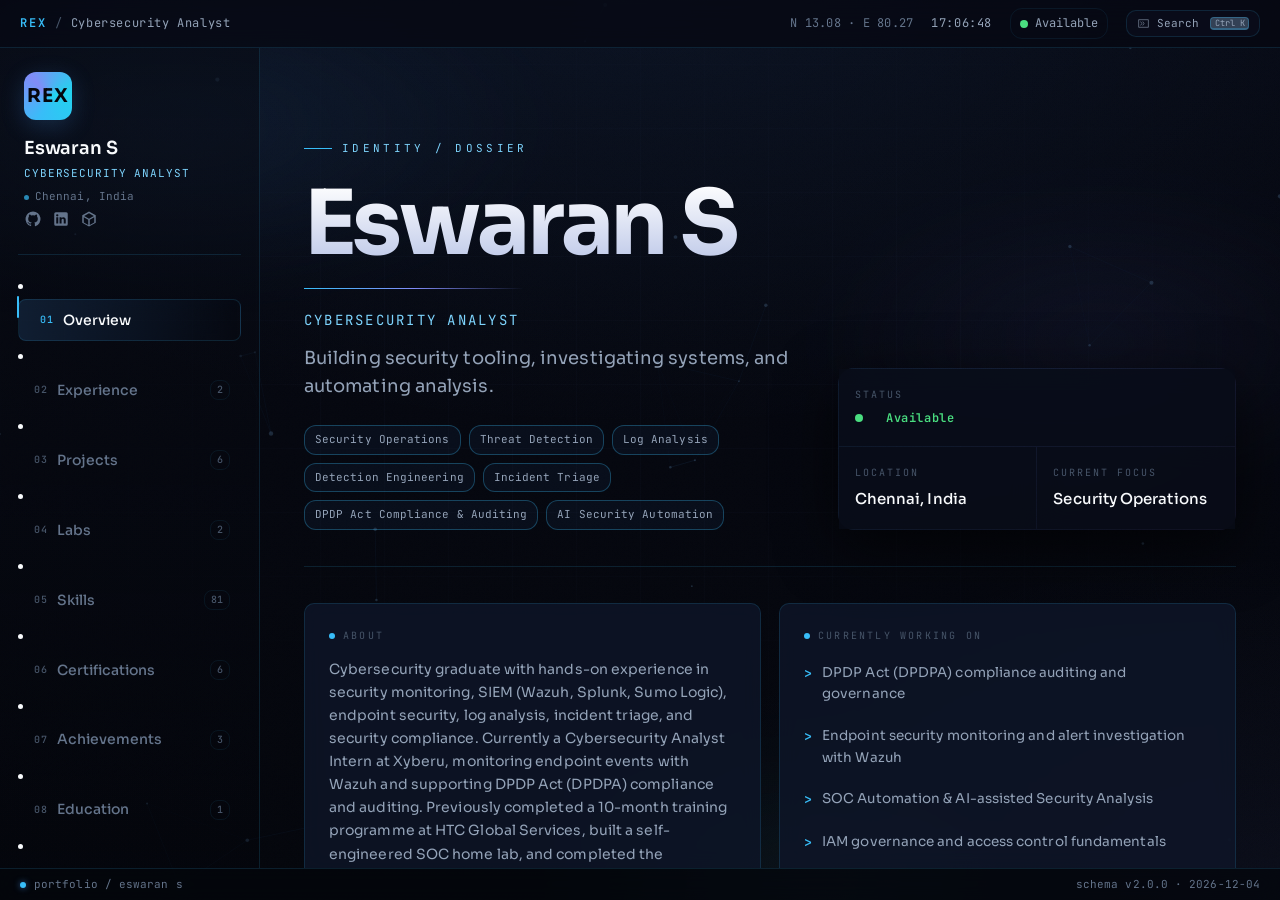
<file: index.html>
<!DOCTYPE html>
<html lang="en" data-theme="dark">
<head>
    <meta charset="UTF-8">
    <meta name="viewport" content="width=device-width, initial-scale=1">
    <meta name="color-scheme" content="dark">
    <title>Loading workspace&hellip;</title>
    <meta name="description" content="Cybersecurity portfolio workspace.">
    <meta name="author" content="">
    <meta name="robots" content="index, follow">

    <meta property="og:type" content="website">
    <meta property="og:title" content="Cybersecurity Portfolio">
    <meta property="og:description" content="Cybersecurity portfolio workspace.">

    <meta name="theme-color" content="#05070d">

    <link rel="preconnect" href="https://fonts.googleapis.com">
    <link rel="preconnect" href="https://fonts.gstatic.com" crossorigin>
    <link href="https://fonts.googleapis.com/css2?family=Sora:wght@300;400;500;600;700&family=JetBrains+Mono:wght@400;500;600&display=swap" rel="stylesheet">

    <link rel="stylesheet" href="css/style.css">
</head>
<body>
    <!-- Atmospheric background layers -->
    <div class="atmosphere" aria-hidden="true">
        <div class="atmosphere__base"></div>
        <div class="atmosphere__aurora"></div>
        <div class="atmosphere__grid"></div>
        <canvas class="atmosphere__canvas" id="bgCanvas"></canvas>
        <div class="atmosphere__pointer" aria-hidden="true"></div>
        <div class="atmosphere__noise" aria-hidden="true"></div>
    </div>

    <!-- Initialization sequence -->
    <div class="boot" id="boot" aria-hidden="true">
        <div class="boot__inner">
            <div class="boot__mark" id="bootMark"></div>
            <div class="boot__title">Initializing workspace</div>
            <div class="boot__status" id="bootStatus">Initializing workspace</div>
            <div class="boot__bar"><span class="boot__bar-fill" id="bootBar"></span></div>
        </div>
    </div>

    <!-- Critical error state -->
    <noscript>
        <div class="nojs">
            <div class="nojs__inner">
                <h1>JavaScript required</h1>
                <p>This portfolio workspace needs JavaScript to render. Please enable it to continue.</p>
            </div>
        </div>
    </noscript>

    <div class="error-state" id="errorState" hidden>
        <div class="error-state__inner">
            <div class="error-state__mark">!</div>
            <h1>Portfolio data could not be loaded</h1>
            <p>Check that <code>data.json</code> exists and the website is being served through HTTP/HTTPS.</p>
            <p class="error-state__hint">Tip: run <code>python -m http.server 8000</code> in this folder, then open <code>http://localhost:8000</code>.</p>
            <p class="error-state__detail" id="errorDetail"></p>
        </div>
    </div>

    <!-- Application shell -->
    <div class="app" id="app" hidden>
        <!-- Top status bar -->
        <header class="topbar">
            <div class="topbar__brand">
                <span class="topbar__brand-mark" id="brandMark">SYSTEM</span>
                <span class="topbar__brand-sep">/</span>
                <span class="topbar__brand-name" id="brandName">Security Workspace</span>
            </div>
            <div class="topbar__meta">
                <span class="topbar__coord" id="topCoord">N 13.08 &middot; E 80.27</span>
                <span class="topbar__clock" id="topClock" aria-live="off" aria-atomic="true">--:--:--</span>
                <button type="button" class="topbar__status" id="topStatus" aria-label="Open status detail">
                    <span class="status-dot" data-status="open" aria-hidden="true"></span>
                    <span class="topbar__status-label" id="topStatusLabel">Available</span>
                </button>
                <button type="button" class="topbar__cmd" id="cmdTrigger" aria-label="Open command palette (Ctrl+K)" title="Command palette (Ctrl+K)">
                    <svg viewBox="0 0 24 24" aria-hidden="true" width="14" height="14"><path d="M3 5h18v14H3z" fill="none" stroke="currentColor" stroke-width="1.5"/><path d="M7 9l2 3-2 3M11 9l2 3-2 3" fill="none" stroke="currentColor" stroke-width="1.5" stroke-linecap="round" stroke-linejoin="round"/></svg>
                    <span>Search</span>
                    <kbd>Ctrl K</kbd>
                </button>
            </div>
            <div class="scroll-progress" id="scrollProgress" aria-hidden="true"></div>
        </header>

        <div class="layout">
            <!-- Sidebar navigation -->
            <aside class="nav" id="nav" aria-label="Workspace navigation">
                <div class="nav__identity" id="navIdentity">
                    <!-- Filled by JS -->
                </div>
                <nav class="nav__list" id="navList" aria-orientation="vertical">
                    <!-- Filled by JS -->
                </nav>
                <div class="nav__footer">
                    <div class="nav__status-panel" id="navStatus"></div>
                    <div class="nav__links" id="navLinks"></div>
                </div>
            </aside>

            <!-- Main workspace -->
            <main class="workspace" id="workspace" tabindex="-1">
                <a href="#workspace" class="skip-link">Skip to content</a>

                <!-- Overview / Hero -->
                <section class="view" id="view-overview" data-section="overview" aria-labelledby="overviewHeading">
                    <div class="view__hero" id="hero">
                        <!-- Filled by JS -->
                    </div>
                    <div class="view__panels" id="overviewPanels">
                        <!-- Filled by JS -->
                    </div>
                </section>

                <!-- Experience -->
                <section class="view" id="view-experience" data-section="experience" hidden aria-labelledby="experienceHeading">
                    <header class="view__head">
                        <span class="view__eyebrow">SECTION / 02</span>
                        <h2 class="view__title" id="experienceHeading">Experience</h2>
                        <p class="view__sub" id="experienceSub"></p>
                    </header>
                    <div class="timeline" id="experienceTimeline" role="list">
                        <!-- Filled by JS -->
                    </div>
                </section>

                <!-- Projects -->
                <section class="view" id="view-projects" data-section="projects" hidden aria-labelledby="projectsHeading">
                    <header class="view__head">
                        <span class="view__eyebrow">SECTION / 03</span>
                        <h2 class="view__title" id="projectsHeading">Projects</h2>
                        <p class="view__sub" id="projectsSub"></p>
                    </header>
                    <div class="filters" id="projectFilters" role="tablist" aria-label="Filter projects by domain"></div>
                    <div class="case-grid" id="projectsGrid">
                        <!-- Filled by JS -->
                    </div>
                </section>

                <!-- Labs -->
                <section class="view" id="view-labs" data-section="labs" hidden aria-labelledby="labsHeading">
                    <header class="view__head">
                        <span class="view__eyebrow">SECTION / 04</span>
                        <h2 class="view__title" id="labsHeading">Security Labs</h2>
                        <p class="view__sub" id="labsSub"></p>
                    </header>
                    <div class="lab-grid" id="labsGrid"></div>
                </section>

                <!-- Skills -->
                <section class="view" id="view-skills" data-section="skills" hidden aria-labelledby="skillsHeading">
                    <header class="view__head">
                        <span class="view__eyebrow">SECTION / 05</span>
                        <h2 class="view__title" id="skillsHeading">Skills</h2>
                        <p class="view__sub" id="skillsSub"></p>
                    </header>
                    <div class="skill-search-wrap">
                        <input type="search" class="skill-search" id="skillSearch" placeholder="Filter skills&hellip;" aria-label="Filter skills" autocomplete="off">
                        <span class="skill-search-count" id="skillSearchCount" hidden></span>
                        <button type="button" class="skill-search-clear" id="skillSearchClear" hidden aria-label="Clear skill search">&times;</button>
                    </div>
                    <div class="skill-empty-state" id="skillEmptyState" hidden>
                        <p>No skills matching <span id="skillEmptyQuery"></span></p>
                    </div>
                    <div class="skill-groups" id="skillGroups"></div>
                </section>

                <!-- Certifications -->
                <section class="view" id="view-certifications" data-section="certifications" hidden aria-labelledby="certsHeading">
                    <header class="view__head">
                        <span class="view__eyebrow">SECTION / 06</span>
                        <h2 class="view__title" id="certsHeading">Certifications</h2>
                        <p class="view__sub" id="certsSub"></p>
                    </header>
                    <div class="cert-list" id="certsList"></div>
                </section>

                <!-- Achievements -->
                <section class="view" id="view-achievements" data-section="achievements" hidden aria-labelledby="achHeading">
                    <header class="view__head">
                        <span class="view__eyebrow">SECTION / 07</span>
                        <h2 class="view__title" id="achHeading">Achievements</h2>
                        <p class="view__sub" id="achSub"></p>
                    </header>
                    <div class="ach-grid" id="achievementsGrid"></div>
                </section>

                <!-- Education -->
                <section class="view" id="view-education" data-section="education" hidden aria-labelledby="eduHeading">
                    <header class="view__head">
                        <span class="view__eyebrow">SECTION / 08</span>
                        <h2 class="view__title" id="eduHeading">Education</h2>
                        <p class="view__sub" id="eduSub"></p>
                    </header>
                    <div class="edu-list" id="educationList"></div>
                </section>

                <!-- Documents -->
                <section class="view" id="view-documents" data-section="documents" hidden aria-labelledby="docsHeading">
                    <header class="view__head">
                        <span class="view__eyebrow">SECTION / 09</span>
                        <h2 class="view__title" id="docsHeading">Documents</h2>
                        <p class="view__sub" id="docsSub"></p>
                    </header>
                    <div class="doc-list" id="documentsList"></div>
                </section>

                <!-- Contact -->
                <section class="view" id="view-contact" data-section="contact" hidden aria-labelledby="contactHeading">
                    <header class="view__head">
                        <span class="view__eyebrow">SECTION / 10</span>
                        <h2 class="view__title" id="contactHeading">Contact</h2>
                        <p class="view__sub" id="contactSub"></p>
                    </header>
                    <div class="contact-panel" id="contactPanel"></div>
                </section>
            </main>
        </div>

        <button type="button" class="back-to-top" id="backToTop" hidden aria-label="Back to top" title="Back to top">
            <svg viewBox="0 0 24 24" aria-hidden="true" width="16" height="16"><path d="M12 19V5M5 12l7-7 7 7" fill="none" stroke="currentColor" stroke-width="2" stroke-linecap="round" stroke-linejoin="round"/></svg>
            <span>TOP</span>
        </button>

        <footer class="bottombar">
            <span class="bottombar__left" id="bottomLeft">portfolio / static build</span>
            <span class="bottombar__right" id="bottomRight">v1.0</span>
        </footer>
    </div>

    <!-- Command palette -->
    <div class="palette" id="palette" hidden role="dialog" aria-modal="true" aria-label="Command palette">
        <div class="palette__backdrop" data-palette-close></div>
        <div class="palette__panel" role="combobox" aria-expanded="true" aria-haspopup="listbox" aria-owns="paletteResults">
            <div class="palette__input-row">
                <svg class="palette__icon" viewBox="0 0 24 24" aria-hidden="true" width="18" height="18"><circle cx="11" cy="11" r="7" fill="none" stroke="currentColor" stroke-width="1.6"/><path d="M16.5 16.5L21 21" stroke="currentColor" stroke-width="1.6" stroke-linecap="round"/></svg>
                <input type="text" class="palette__input" id="paletteInput" placeholder="Search projects, skills, certificates&hellip;" autocomplete="off" spellcheck="false" aria-controls="paletteResults" aria-autocomplete="list">
                <kbd class="palette__esc">Esc</kbd>
            </div>
            <ul class="palette__results" id="paletteResults" role="listbox" aria-label="Search results"></ul>
            <div class="palette__hint" aria-hidden="true">
                <span><kbd>&uarr;</kbd> <kbd>&darr;</kbd> navigate</span>
                <span><kbd>Enter</kbd> open</span>
                <span><kbd>Esc</kbd> dismiss</span>
            </div>
        </div>
    </div>

    <!-- Project detail modal -->
    <div class="modal" id="modalProject" hidden role="dialog" aria-modal="true" aria-labelledby="modalProjectTitle">
        <div class="modal__backdrop" data-modal-close></div>
        <div class="modal__panel" id="modalProjectPanel" role="document">
            <button type="button" class="modal__close" data-modal-close aria-label="Close project detail">
                <svg viewBox="0 0 24 24" aria-hidden="true" width="18" height="18"><path d="M6 6l12 12M18 6L6 18" stroke="currentColor" stroke-width="1.8" stroke-linecap="round"/></svg>
            </button>
            <div class="modal__content" id="modalProjectContent">
                <!-- Filled by JS -->
            </div>
        </div>
    </div>

    <!-- Media viewer -->
    <div class="media-viewer" id="mediaViewer" hidden role="dialog" aria-modal="true" aria-labelledby="mediaViewerCaption">
        <div class="media-viewer__backdrop" data-media-close></div>
        <div class="media-viewer__stage" id="mediaStage">
            <button type="button" class="media-viewer__close" data-media-close aria-label="Close media viewer">
                <svg viewBox="0 0 24 24" aria-hidden="true" width="20" height="20"><path d="M6 6l12 12M18 6L6 18" stroke="currentColor" stroke-width="1.8" stroke-linecap="round"/></svg>
            </button>
            <div class="media-viewer__body" id="mediaBody">
                <!-- Filled by JS -->
            </div>
            <div class="media-viewer__caption" id="mediaViewerCaption"></div>
        </div>
    </div>

    <!-- Toast notifications -->
    <div class="toasts" id="toasts" aria-live="polite" aria-atomic="true"></div>

    <script src="js/components.js" defer></script>
    <script src="js/app.js" defer></script>
</body>
</html>
</file>
<file: css/style.css>
/* =========================================================
   1. RESET
   ========================================================= */
*,
*::before,
*::after { box-sizing: border-box; }

/* [hidden] attribute must beat any class that sets display */
[hidden] { display: none !important; }

html {
  -webkit-text-size-adjust: 100%;
  -webkit-tap-highlight-color: transparent;
  scroll-behavior: smooth;
}

body, h1, h2, h3, h4, h5, h6, p, figure, blockquote, dl, dd, ul, ol {
  margin: 0;
}

ul[role="list"], ol[role="list"] { list-style: none; padding: 0; }
ul, ol { padding: 0; list-style: none; }

img, picture, svg, video, canvas { display: block; max-width: 100%; }

input, button, textarea, select { font: inherit; color: inherit; }

button { cursor: pointer; background: none; border: none; }

a { color: inherit; text-decoration: none; }

hr { border: none; height: 1px; }

:focus-visible {
  outline: 2px solid var(--accent-ring);
  outline-offset: 2px;
  border-radius: 3px;
}

/* =========================================================
   2. VARIABLES & HALLMARK ATMOSPHERIC MIDNIGHT THEME
   ========================================================= */
/* Hallmark · genre: atmospheric · macrostructure: Workbench · theme: Midnight · nav: N5 · footer: Ft5 */
:root {
  /* Canvas & Atmospheric Paper - Cool dark blue-tinted paper */
  --bg-primary: #080d1a;
  --bg-secondary: #0f172a;
  --surface: #1e293b;
  --surface-raised: #334155;
  --surface-glass: rgba(15, 23, 42, 0.78);
  --border: rgba(56, 189, 248, 0.14);
  --border-strong: rgba(56, 189, 248, 0.30);
  --border-soft: rgba(56, 189, 248, 0.08);

  /* Typography Colors */
  --text-primary: #f8fafc;
  --text-secondary: #94a3b8;
  --text-tertiary: #64748b;
  --text-faint: #475569;

  /* Accents - Cool Electric Cyan & Icy Slate */
  --accent: #38bdf8;
  --accent-ice: #7dd3fc;
  --accent-cyan: #22d3ee;
  --accent-violet: #818cf8;
  --accent-indigo: #6366f1;
  --accent-ring: rgba(56, 189, 248, 0.55);

  /* Semantic Signals */
  --success: #4ade80;
  --warning: #fbbf24;
  --danger: #f87171;

  /* Signal Badges */
  --signal-open: #4ade80;
  --signal-active: #38bdf8;
  --signal-idle: #fbbf24;

  /* Typography */
  --font-sans: "Sora", system-ui, -apple-system, sans-serif;
  --font-mono: "JetBrains Mono", monospace;

  /* Layout Sizing & Radius */
  --nav-width: 260px;
  --topbar-height: 48px;
  --bottombar-height: 32px;
  --radius: 10px;
  --radius-sm: 6px;
  --radius-lg: 16px;

  /* Depth & Atmospheric Glow */
  --shadow-soft: 0 4px 24px rgba(0, 0, 0, 0.45);
  --shadow-deep: 0 16px 60px rgba(0, 0, 0, 0.65);
  --glow-accent: 0 0 32px rgba(56, 189, 248, 0.25);

  /* Motion */
  --ease-out: cubic-bezier(0.16, 1, 0.3, 1);
  --ease-in-out: cubic-bezier(0.65, 0, 0.35, 1);
  --duration-fast: 120ms;
  --duration-mid: 280ms;
  --duration-slow: 600ms;
}

/* =========================================================
   3. TYPOGRAPHY (Hallmark Purity: No Italic Headers)
   ========================================================= */
html, body {
  overflow-x: clip;
}

body {
  font-family: var(--font-sans);
  font-size: 16px;
  line-height: 1.6;
  color: var(--text-primary);
  background: var(--bg-primary);
  font-weight: 400;
  -webkit-font-smoothing: antialiased;
  -moz-osx-font-smoothing: grayscale;
  letter-spacing: 0.005em;
}

h1, h2, h3, h4, h5, h6 {
  font-weight: 600;
  line-height: 1.15;
  letter-spacing: -0.02em;
  font-style: normal !important;
}

.mono, code, kbd {
  font-family: var(--font-mono);
  font-feature-settings: "calt" 1;
}

code {
  font-size: 0.86em;
  padding: 0.05em 0.4em;
  background: rgba(78, 162, 255, 0.1);
  border: 1px solid var(--border-soft);
  border-radius: 4px;
  color: var(--accent-ice);
}

kbd {
  font-size: 0.72em;
  padding: 0.12em 0.4em;
  background: var(--surface-raised);
  border: 1px solid var(--border-strong);
  border-bottom-width: 2px;
  border-radius: 4px;
  color: var(--text-secondary);
  line-height: 1;
}

.skip-link {
  position: absolute;
  top: -100px;
  left: 8px;
  z-index: 200;
  padding: 8px 14px;
  background: var(--accent);
  color: #04101e;
  font-weight: 600;
  font-size: 13px;
  border-radius: 6px;
}
.skip-link:focus { top: 8px; }

/* =========================================================
   4. ATMOSPHERE — background layers
   ========================================================= */
.atmosphere {
  position: fixed;
  inset: 0;
  z-index: 0;
  pointer-events: none;
  overflow: hidden;
}

.atmosphere__base {
  position: absolute;
  inset: 0;
  background:
    radial-gradient(ellipse 120% 80% at 50% 0%, rgba(78, 162, 255, 0.07), transparent 60%),
    radial-gradient(ellipse 80% 60% at 100% 100%, rgba(121, 138, 255, 0.06), transparent 65%),
    linear-gradient(180deg, #060812 0%, #04060c 100%);
}

.atmosphere__aurora {
  position: absolute;
  inset: -10%;
  background:
    radial-gradient(ellipse 50% 30% at 20% 20%, rgba(78, 162, 255, 0.14), transparent 50%),
    radial-gradient(ellipse 40% 30% at 80% 40%, rgba(121, 138, 255, 0.10), transparent 50%),
    radial-gradient(ellipse 35% 30% at 60% 90%, rgba(85, 224, 224, 0.08), transparent 50%);
  filter: blur(40px);
  opacity: 0.7;
  animation: auroraDrift 24s ease-in-out infinite;
}

@keyframes auroraDrift {
  0%, 100% { transform: translate3d(0, 0, 0); }
  33% { transform: translate3d(2%, -1.5%, 0); }
  66% { transform: translate3d(-1.5%, 1.5%, 0); }
}

.atmosphere__grid {
  position: absolute;
  inset: 0;
  background-image:
    linear-gradient(rgba(120, 145, 215, 0.04) 1px, transparent 1px),
    linear-gradient(90deg, rgba(120, 145, 215, 0.04) 1px, transparent 1px);
  background-size: 64px 64px;
  mask-image: radial-gradient(ellipse 80% 60% at 50% 40%, #000 30%, transparent 80%);
  opacity: 0.6;
}

.atmosphere__canvas {
  position: absolute;
  inset: 0;
  width: 100%;
  height: 100%;
  opacity: 0.5;
}

.atmosphere__pointer {
  position: absolute;
  top: 0;
  left: 0;
  width: 720px;
  height: 720px;
  margin: -360px 0 0 -360px;
  background: radial-gradient(circle, rgba(78, 162, 255, 0.10), transparent 60%);
  filter: blur(30px);
  opacity: 0;
  transition: opacity 800ms var(--ease-out);
  pointer-events: none;
}
.atmosphere__pointer.is-active { opacity: 1; }

.atmosphere__noise {
  position: absolute;
  inset: 0;
  opacity: 0.035;
  mix-blend-mode: overlay;
  background-image: url("data:image/svg+xml,%3Csvg xmlns='http://www.w3.org/2000/svg' width='160' height='160'%3E%3Cfilter id='n'%3E%3CfeTurbulence type='fractalNoise' baseFrequency='0.9' numOctaves='2' stitchTiles='stitch'/%3E%3C/filter%3E%3Crect width='100%25' height='100%25' filter='url(%23n)' opacity='0.7'/%3E%3C/svg%3E");
}

/* =========================================================
   5. BOOT SEQUENCE
   ========================================================= */
.boot {
  position: fixed;
  inset: 0;
  z-index: 1000;
  display: grid;
  place-items: center;
  background: radial-gradient(ellipse at center, #07091a, #04060c);
  animation: bootFadeIn 400ms var(--ease-out);
}
.boot.is-done {
  pointer-events: none;
  animation: bootFadeOut 600ms var(--ease-out) forwards;
}
@keyframes bootFadeIn { from { opacity: 0; } to { opacity: 1; } }
@keyframes bootFadeOut { from { opacity: 1; } to { opacity: 0; } }

.boot__inner {
  width: min(420px, 80vw);
  text-align: center;
  color: var(--text-secondary);
  padding: 0 24px;
}
.boot__mark {
  width: 56px;
  height: 56px;
  margin: 0 auto 28px;
  border-radius: 50%;
  background: conic-gradient(from 0deg, transparent, var(--accent), transparent 60%);
  -webkit-mask: radial-gradient(circle 23px, #0000 96%, #000);
          mask: radial-gradient(circle 23px, #0000 96%, #000);
  animation: bootSpin 1.4s linear infinite;
}
@keyframes bootSpin { to { transform: rotate(360deg); } }

.boot__title {
  font-family: var(--font-mono);
  font-size: 12px;
  letter-spacing: 0.3em;
  text-transform: uppercase;
  color: var(--text-tertiary);
  margin-bottom: 18px;
}
.boot__status {
  font-family: var(--font-mono);
  font-size: 13px;
  color: var(--text-secondary);
  margin-bottom: 18px;
  min-height: 1.2em;
}
.boot__bar {
  width: 100%;
  height: 2px;
  background: rgba(120, 145, 215, 0.12);
  border-radius: 2px;
  overflow: hidden;
}
.boot__bar-fill {
  display: block;
  height: 100%;
  width: 0%;
  background: linear-gradient(90deg, var(--accent), var(--accent-violet));
  transition: width 320ms var(--ease-out);
}

/* =========================================================
   6. APP SHELL & BARS
   ========================================================= */
.app {
  position: relative;
  z-index: 1;
  min-height: 100vh;
  display: grid;
  grid-template-rows: var(--topbar-height) 1fr var(--bottombar-height);
  opacity: 0;
  animation: appReveal 700ms var(--ease-out) 100ms forwards;
}
@keyframes appReveal { to { opacity: 1; } }

.topbar {
  grid-row: 1;
  display: flex;
  align-items: center;
  justify-content: space-between;
  padding: 0 20px;
  background: rgba(6, 8, 18, 0.7);
  backdrop-filter: blur(14px);
  -webkit-backdrop-filter: blur(14px);
  border-bottom: 1px solid var(--border);
  font-family: var(--font-mono);
  font-size: 12px;
  letter-spacing: 0.02em;
  position: relative;
}

.scroll-progress {
  position: absolute;
  bottom: 0; left: 0;
  height: 2px;
  width: 0%;
  background: linear-gradient(90deg, var(--accent), var(--accent-cyan), var(--accent-violet));
  transition: width 100ms ease-out;
  pointer-events: none;
}

.topbar__brand {
  display: flex;
  align-items: center;
  gap: 8px;
  color: var(--text-tertiary);
}
.topbar__brand-mark {
  color: var(--accent);
  font-weight: 600;
  letter-spacing: 0.18em;
}
.topbar__brand-sep { color: var(--text-faint); }
.topbar__brand-name { color: var(--text-secondary); letter-spacing: 0.05em; }

.topbar__meta {
  display: flex;
  align-items: center;
  gap: 18px;
  color: var(--text-tertiary);
}
.topbar__coord { display: none; }
.topbar__clock {
  font-variant-numeric: tabular-nums;
  color: var(--text-secondary);
  letter-spacing: 0.05em;
}

.topbar__status {
  display: inline-flex;
  align-items: center;
  gap: 7px;
  padding: 5px 9px;
  border-radius: 12px;
  border: 1px solid var(--border-soft);
  color: var(--text-secondary);
  transition: background var(--duration-fast), border-color var(--duration-fast);
}
.topbar__status:hover { background: rgba(78, 162, 255, 0.08); border-color: var(--border-strong); }

.status-dot {
  width: 8px;
  height: 8px;
  border-radius: 50%;
  background: currentColor;
  box-shadow: 0 0 0 0 currentColor;
  position: relative;
}
.status-dot[data-status="open"] { color: var(--signal-open); animation: statusPulse 2.4s ease-in-out infinite; }
.status-dot[data-status="idle"] { color: var(--signal-idle); }
.status-dot[data-status="busy"] { color: var(--danger); }
@keyframes statusPulse {
  0%, 100% { box-shadow: 0 0 0 0 rgba(74, 222, 128, 0.4); }
  50% { box-shadow: 0 0 0 6px rgba(74, 222, 128, 0); }
}

.topbar__cmd {
  display: inline-flex;
  align-items: center;
  gap: 7px;
  padding: 4px 10px;
  border-radius: 10px;
  border: 1px solid var(--border);
  color: var(--text-secondary);
  background: rgba(12, 16, 32, 0.5);
  transition: border-color var(--duration-fast), color var(--duration-fast);
}
.topbar__cmd svg { opacity: 0.7; }
.topbar__cmd:hover { border-color: var(--accent-ring); color: var(--text-primary); }
.topbar__cmd span { font-size: 11px; }
.topbar__cmd kbd { margin-left: 4px; }

/* =========================================================
   7. LAYOUT
   ========================================================= */
.layout {
  grid-row: 2;
  display: grid;
  grid-template-columns: var(--nav-width) 1fr;
  min-height: 0;
  width: 100%;
  max-width: 100%;
  margin: 0;
}

/* Navigation ---------------------------------------------------- */
.nav {
  position: sticky;
  top: var(--topbar-height);
  align-self: start;
  height: calc(100vh - var(--topbar-height) - var(--bottombar-height));
  display: flex;
  flex-direction: column;
  padding: 24px 18px 16px;
  border-right: 1px solid var(--border);
  background: linear-gradient(180deg, rgba(8, 11, 20, 0.6), rgba(4, 6, 12, 0.3));
  overflow-y: auto;
  scrollbar-width: thin;
  scrollbar-color: var(--border-strong) transparent;
}
.nav::-webkit-scrollbar { width: 6px; }
.nav::-webkit-scrollbar-thumb { background: var(--border-strong); border-radius: 3px; }

.nav__identity {
  padding: 0 6px 22px;
  border-bottom: 1px solid var(--border);
  margin-bottom: 18px;
}
.nav__identity::after,
.nav__identity *::after,
.nav__identity-inner::after {
  display: none !important;
  content: none !important;
}
.nav__identity .nav__identity,
.nav__identity .nav__identity-inner,
.nav__identity-inner {
  padding: 0 !important;
  border: none !important;
  border-bottom: none !important;
  margin: 0 !important;
}
.identity__avatar {
  width: 48px;
  height: 48px;
  border-radius: 12px;
  background: conic-gradient(from 200deg, var(--accent), var(--accent-violet), var(--accent-cyan), var(--accent));
  display: grid;
  place-items: center;
  color: #05070d;
  font-weight: 700;
  font-size: 19px;
  letter-spacing: 0.05em;
  margin-bottom: 14px;
  position: relative;
  box-shadow: 0 6px 24px rgba(78, 162, 255, 0.2);
}
.identity__avatar img { width: 100%; height: 100%; object-fit: cover; border-radius: 10px; }
.identity__name {
  font-size: 18px;
  font-weight: 600;
  color: var(--text-primary);
  margin-bottom: 2px;
  letter-spacing: -0.01em;
}
.identity__title {
  font-family: var(--font-mono);
  font-size: 11px;
  color: var(--accent-ice);
  letter-spacing: 0.08em;
  text-transform: uppercase;
}
.identity__location {
  font-family: var(--font-mono);
  font-size: 11px;
  color: var(--text-tertiary);
  margin-top: 6px;
  display: flex;
  align-items: center;
  gap: 6px;
}
.identity__location::before {
  content: "";
  width: 5px;
  height: 5px;
  border-radius: 50%;
  background: var(--accent);
  opacity: 0.7;
}

.nav__list { display: flex; flex-direction: column; gap: 2px; }
.nav__item { position: relative; }
.nav__link {
  display: flex;
  align-items: center;
  gap: 10px;
  padding: 9px 10px;
  border-radius: 8px;
  color: var(--text-tertiary);
  font-size: 14px;
  font-weight: 500;
  transition: background var(--duration-fast), color var(--duration-fast), padding-left var(--duration-fast);
  border: 1px solid transparent;
  width: 100%;
  text-align: left;
}
.nav__link::before {
  content: "";
  position: absolute;
  left: -1px;
  top: 50%;
  transform: translateY(-50%);
  width: 2px;
  height: 0;
  background: var(--accent);
  border-radius: 2px;
  transition: height var(--duration-mid) var(--ease-out);
}
.nav__link:hover { color: var(--text-primary); background: rgba(78, 162, 255, 0.05); }
.nav__link.is-active {
  color: var(--text-primary);
  background: linear-gradient(90deg, rgba(78, 162, 255, 0.14), transparent);
  border-color: var(--border);
  padding-left: 16px;
}
.nav__link.is-active::before { height: 22px; }
.nav__index {
  font-family: var(--font-mono);
  font-size: 10px;
  color: var(--text-faint);
  letter-spacing: 0.05em;
  min-width: 18px;
  text-align: right;
}
.nav__link.is-active .nav__index { color: var(--accent); }
.nav__badge {
  margin-left: auto;
  font-family: var(--font-mono);
  font-size: 10px;
  color: var(--text-faint);
  padding: 1px 6px;
  border-radius: 8px;
  border: 1px solid var(--border-soft);
}

.nav__footer {
  margin-top: auto;
  padding-top: 16px;
  border-top: 1px solid var(--border);
  display: flex;
  flex-direction: column;
  gap: 14px;
}
.nav__status-panel {
  font-family: var(--font-mono);
  font-size: 10px;
  color: var(--text-tertiary);
  line-height: 1.6;
}
.nav__links {
  display: flex;
  gap: 10px;
  flex-wrap: wrap;
}
.nav__links a {
  color: var(--text-tertiary);
  font-family: var(--font-mono);
  font-size: 11px;
  padding: 4px 0;
  transition: color var(--duration-fast);
}
.nav__links a:hover { color: var(--accent-ice); }

/* Workspace ---------------------------------------------------- */
.workspace {
  position: relative;
  overflow-y: auto;
  height: calc(100vh - var(--topbar-height) - var(--bottombar-height));
  padding: 36px 44px 48px;
  scroll-behavior: smooth;
}
.workspace:focus { outline: none; }
.workspace::-webkit-scrollbar { width: 10px; }
.workspace::-webkit-scrollbar-track { background: transparent; }
.workspace::-webkit-scrollbar-thumb { background: var(--border); border-radius: 5px; }
.workspace::-webkit-scrollbar-thumb:hover { background: var(--border-strong); }

.bottombar {
  grid-row: 3;
  display: flex;
  align-items: center;
  justify-content: space-between;
  padding: 0 20px;
  font-family: var(--font-mono);
  font-size: 11px;
  color: var(--text-tertiary);
  border-top: 1px solid var(--border);
  background: rgba(4, 6, 12, 0.7);
  backdrop-filter: blur(10px);
}
.bottombar__left::before {
  content: "";
  display: inline-block;
  width: 6px;
  height: 6px;
  border-radius: 50%;
  background: var(--signal-active);
  margin-right: 8px;
  vertical-align: middle;
  box-shadow: 0 0 6px rgba(78, 162, 255, 0.6);
}

/* View (section) ----------------------------------------------- */
.view {
  animation: viewEnter 600ms var(--ease-out) both;
  max-width: 1100px;
  margin: 0 auto;
  padding: 8px 0 64px;
  scroll-margin-top: calc(var(--topbar-height) + 16px);
}
@keyframes viewEnter {
  from { opacity: 0; transform: translateY(14px); }
  to { opacity: 1; transform: translateY(0); }
}

.view__head {
  margin-bottom: 36px;
  display: flex;
  flex-direction: column;
  gap: 6px;
}
.view__eyebrow {
  font-family: var(--font-mono);
  font-size: 11px;
  letter-spacing: 0.22em;
  color: var(--text-faint);
  text-transform: uppercase;
}
.view__title {
  display: inline-block;
  width: fit-content;
  max-width: fit-content;
  font-size: clamp(28px, 3.4vw, 44px);
  font-weight: 600;
  letter-spacing: -0.02em;
  color: var(--text-primary);
  margin: 0;
  line-height: 1.05;
  position: relative;
}
.view__title::after {
  content: "";
  display: block;
  width: 100%;
  max-width: 100%;
  height: 3px;
  border-radius: 2px;
  background: linear-gradient(90deg, var(--accent-cyan) 0%, var(--accent) 55%, var(--accent-violet) 85%, transparent 100%);
  box-shadow: 0 0 12px rgba(34, 211, 238, 0.5), 0 0 3px var(--accent-cyan);
  margin-top: 14px;
  transition: box-shadow var(--duration-mid), transform var(--duration-mid);
  transform-origin: left center;
}
.view__head:hover .view__title::after,
.view__title:hover::after {
  box-shadow: 0 0 18px rgba(34, 211, 238, 0.85), 0 0 6px var(--accent-cyan);
  transform: scaleX(1.05);
}
.view__sub {
  font-size: 14px;
  color: var(--text-secondary);
  max-width: 60ch;
  margin-top: 6px;
}

/* =========================================================
   8. HERO / OVERVIEW
   ========================================================= */
.view__hero {
  padding: 48px 0 36px;
  margin-bottom: 36px;
  border-bottom: 1px solid var(--border);
}
.hero {
  display: grid;
  grid-template-columns: 1.25fr 1fr;
  gap: 36px;
  align-items: start;
  width: 100%;
}
.hero__column { min-width: 0; }
.hero__column--right {
  display: flex;
  flex-direction: column;
  justify-content: flex-end;
  align-self: stretch;
}

.hero__eyebrow {
  font-family: var(--font-mono);
  font-size: 11px;
  color: var(--accent-ice);
  letter-spacing: 0.3em;
  text-transform: uppercase;
  margin-bottom: 24px;
  display: flex;
  align-items: center;
  gap: 10px;
}
.hero__eyebrow::before {
  content: "";
  width: 28px;
  height: 1px;
  background: var(--accent);
  display: inline-block;
}

.hero__name {
  font-size: clamp(36px, 7vw, 104px);
  font-weight: 700;
  letter-spacing: -0.04em;
  line-height: 0.94;
  color: var(--text-primary);
  margin: 0 0 6px;
  background: linear-gradient(180deg, #ffffff 0%, #bcc7e8 100%);
  -webkit-background-clip: text;
          background-clip: text;
  -webkit-text-fill-color: transparent;
  word-break: break-word;
  overflow-wrap: anywhere;
}
.hero__divider {
  width: 220px;
  max-width: 100%;
  height: 1px;
  background: linear-gradient(90deg, var(--accent), var(--accent-violet), transparent);
  margin: 22px 0 20px;
}

.hero__title {
  font-family: var(--font-mono);
  font-size: 14px;
  color: var(--accent-ice);
  letter-spacing: 0.16em;
  text-transform: uppercase;
  margin-bottom: 14px;
}
.hero__tagline {
  font-size: 18px;
  color: var(--text-secondary);
  line-height: 1.55;
  max-width: 48ch;
  margin-bottom: 24px;
}

.hero__focus {
  display: flex;
  flex-wrap: wrap;
  gap: 8px;
  margin-top: 14px;
}
.hero__focus-item {
  font-family: var(--font-mono);
  font-size: 11px;
  color: var(--text-secondary);
  padding: 5px 10px;
  border-radius: 12px;
  border: 1px solid var(--border-strong);
  background: rgba(78, 162, 255, 0.05);
}

/* Hero dossier (right column) */
.hero__dossier {
  margin-top: auto;
  display: grid;
  grid-template-columns: 1fr 1fr;
  gap: 1px;
  background: linear-gradient(135deg, rgba(78, 162, 255, 0.12), rgba(138, 123, 255, 0.08));
  border-radius: var(--radius-lg);
  padding: 1px;
  box-shadow: var(--shadow-deep);
}
.hero__dossier-cell {
  background: rgba(8, 11, 22, 0.85);
  backdrop-filter: blur(12px);
  padding: 18px 16px;
  display: flex;
  flex-direction: column;
  gap: 6px;
}
.hero__dossier-label {
  font-family: var(--font-mono);
  font-size: 10px;
  letter-spacing: 0.2em;
  text-transform: uppercase;
  color: var(--text-faint);
}
.hero__dossier-value {
  font-size: 15px;
  color: var(--text-primary);
  font-weight: 500;
}
.hero__dossier-value.mono {
  font-family: var(--font-mono);
  font-size: 13px;
  color: var(--accent-ice);
}
.hero__dossier-cell.span-2 { grid-column: 1 / -1; }
.hero__availability {
  display: inline-flex;
  align-items: center;
  gap: 8px;
  font-family: var(--font-mono);
  font-size: 12px;
  font-weight: 600;
  color: var(--signal-open);
  letter-spacing: 0.05em;
}

/* Overview panels ----------------------------------------------- */
.view__panels {
  display: grid;
  grid-template-columns: repeat(2, 1fr);
  gap: 18px;
}
.panel {
  background: var(--surface-glass);
  backdrop-filter: blur(10px);
  border: 1px solid var(--border);
  border-radius: var(--radius);
  padding: 24px;
  position: relative;
  transition: border-color var(--duration-mid), transform var(--duration-mid), background var(--duration-mid);
}
.panel:hover { border-color: var(--border-strong); }
.panel__label {
  font-family: var(--font-mono);
  font-size: 10px;
  letter-spacing: 0.22em;
  color: var(--text-faint);
  text-transform: uppercase;
  margin-bottom: 14px;
  display: flex;
  align-items: center;
  gap: 8px;
}
.panel__label::before {
  content: "";
  display: inline-block;
  width: 6px;
  height: 6px;
  background: var(--accent);
  border-radius: 50%;
}
.panel__title {
  font-size: 17px;
  font-weight: 600;
  margin-bottom: 8px;
}
.panel__body {
  font-size: 14px;
  color: var(--text-secondary);
  line-height: 1.65;
}
.panel__body strong { color: var(--text-primary); font-weight: 600; }

.focus-list {
  display: flex;
  flex-direction: column;
  gap: 12px;
  margin-top: 6px;
}
.focus-list__item {
  display: flex;
  align-items: flex-start;
  gap: 10px;
  font-size: 13.5px;
  color: var(--text-secondary);
  padding: 4px 0;
}
.focus-list__item::before {
  content: ">";
  font-family: var(--font-mono);
  color: var(--accent);
  margin-top: 1px;
  font-weight: 600;
}

.stat-grid {
  display: grid;
  grid-template-columns: 1fr 1fr;
  gap: 14px 22px;
  margin-top: 6px;
}
.stat-grid__value {
  font-family: var(--font-mono);
  font-size: 28px;
  font-weight: 600;
  color: var(--accent-ice);
  letter-spacing: -0.02em;
  line-height: 1;
  margin-bottom: 4px;
}
.stat-grid__label {
  font-family: var(--font-mono);
  font-size: 10px;
  letter-spacing: 0.14em;
  text-transform: uppercase;
  color: var(--text-tertiary);
}

.contact-quick {
  display: flex;
  flex-direction: column;
  gap: 12px;
  margin-top: 6px;
}
.contact-quick__row {
  display: flex;
  align-items: center;
  gap: 10px;
  padding: 8px 10px;
  border-radius: 8px;
  border: 1px solid var(--border-soft);
  background: rgba(12, 16, 32, 0.4);
  transition: border-color var(--duration-fast), background var(--duration-fast);
}
.contact-quick__row:hover { border-color: var(--accent-ring); background: rgba(78, 162, 255, 0.05); }
.contact-quick__row-icon {
  width: 32px;
  height: 32px;
  border-radius: 8px;
  display: grid;
  place-items: center;
  background: rgba(78, 162, 255, 0.08);
  color: var(--accent-ice);
  flex-shrink: 0;
}
.contact-quick__row-icon svg { width: 16px; height: 16px; }
.contact-quick__row-label {
  font-family: var(--font-mono);
  font-size: 10px;
  color: var(--text-faint);
  letter-spacing: 0.06em;
  text-transform: uppercase;
  display: block;
}
.contact-quick__row-value {
  font-size: 13.5px;
  color: var(--text-primary);
  margin-top: 1px;
}

/* =========================================================
   9. TIMELINE (Experience)
   ========================================================= */
.timeline {
  --timeline-line-x: 18px;
  --line-width: 2px;
  --dot-size: 16px;
  --item-left-offset: 46px;

  position: relative;
  padding: 8px 0 0 var(--item-left-offset);
}

/* Glowing Neon Stem Line */
.timeline::before {
  content: "";
  position: absolute;
  left: calc(var(--timeline-line-x) - (var(--line-width) / 2));
  top: 24px;
  bottom: 24px;
  width: var(--line-width);
  background: linear-gradient(180deg, var(--accent-cyan) 0%, var(--accent) 50%, var(--accent-violet) 85%, transparent 100%);
  box-shadow: 0 0 10px rgba(56, 189, 248, 0.4), 0 0 3px var(--accent);
  border-radius: 2px;
}

.timeline__item {
  position: relative;
  padding: 18px 24px 28px;
  margin-left: 0;
  border-radius: var(--radius-lg, 12px);
  background: var(--surface-glass);
  backdrop-filter: blur(12px);
  -webkit-backdrop-filter: blur(12px);
  border: 1px solid var(--border);
  margin-bottom: 26px;
  transition: border-color var(--duration-mid), transform var(--duration-mid), box-shadow var(--duration-mid);
}

.timeline__item:hover {
  border-color: var(--border-strong);
  transform: translateY(-3px);
  box-shadow: 0 12px 32px -4px rgba(0, 0, 0, 0.4), 0 0 0 1px var(--border-strong), 0 0 20px -4px rgba(56, 189, 248, 0.15);
}

/* Horizontal Connector Trace from stem to card */
.timeline__item::after {
  content: "";
  position: absolute;
  left: calc(var(--timeline-line-x) - var(--item-left-offset));
  top: 31px;
  width: calc(var(--item-left-offset) - var(--timeline-line-x));
  height: 1px;
  background: linear-gradient(90deg, var(--accent), var(--border-strong));
  opacity: 0.55;
  transition: opacity var(--duration-mid), background var(--duration-mid), box-shadow var(--duration-mid);
  pointer-events: none;
}

.timeline__item:hover::after {
  opacity: 1;
  background: linear-gradient(90deg, var(--accent-cyan), var(--accent));
  box-shadow: 0 0 8px var(--accent-cyan);
}

/* Multi-Ring Cyber Node Dot */
.timeline__item::before {
  content: "";
  position: absolute;
  left: calc(var(--timeline-line-x) - var(--item-left-offset) - (var(--dot-size) / 2));
  top: 23px;
  width: var(--dot-size);
  height: var(--dot-size);
  border-radius: 50%;
  background: radial-gradient(circle, var(--accent-cyan) 30%, var(--bg-primary) 35%);
  border: 2px solid var(--accent);
  box-shadow: 0 0 0 4px var(--bg-primary), 0 0 0 6px rgba(56, 189, 248, 0.25), 0 0 12px rgba(56, 189, 248, 0.35);
  transition: transform var(--duration-mid), box-shadow var(--duration-mid), background var(--duration-mid), border-color var(--duration-mid);
  z-index: 2;
}

.timeline__item:hover::before {
  background: radial-gradient(circle, #ffffff 40%, var(--accent-cyan) 45%);
  border-color: var(--text-primary);
  box-shadow: 0 0 0 4px var(--bg-primary), 0 0 0 8px rgba(34, 211, 238, 0.45), 0 0 20px var(--accent-cyan);
  transform: scale(1.25);
}

.timeline__meta {
  display: flex;
  justify-content: space-between;
  flex-wrap: wrap;
  gap: 8px;
  margin-bottom: 10px;
}
.timeline__period {
  font-family: var(--font-mono);
  font-size: 11px;
  color: var(--accent-ice);
  letter-spacing: 0.06em;
}
.timeline__type {
  font-family: var(--font-mono);
  font-size: 10px;
  color: var(--text-tertiary);
  padding: 2px 8px;
  border-radius: 10px;
  border: 1px solid var(--border-soft);
  text-transform: uppercase;
  letter-spacing: 0.08em;
}
.timeline__role {
  font-size: 19px;
  font-weight: 600;
  color: var(--text-primary);
  margin-bottom: 2px;
}
.timeline__company {
  font-family: var(--font-mono);
  font-size: 12px;
  color: var(--text-secondary);
  letter-spacing: 0.04em;
  margin-bottom: 14px;
}
.timeline__location { color: var(--text-tertiary); }
.timeline__summary {
  font-size: 14px;
  color: var(--text-secondary);
  margin-bottom: 16px;
  line-height: 1.6;
}
.timeline__responsibilities {
  display: flex;
  flex-direction: column;
  gap: 10px;
  list-style: none;
  padding: 0;
  margin: 0 0 18px;
}
.timeline__responsibilities li {
  position: relative;
  padding-left: 18px;
  font-size: 13.5px;
  line-height: 1.6;
  color: var(--text-secondary);
}
.timeline__responsibilities li::before {
  content: "";
  position: absolute;
  left: 0;
  top: 9px;
  width: 6px;
  height: 1px;
  background: var(--accent);
}
.timeline__tech {
  display: flex;
  flex-wrap: wrap;
  gap: 6px;
}

/* =========================================================
   10. PROJECTS / CASE-FILES
   ========================================================= */
.filters {
  display: flex;
  gap: 8px;
  flex-wrap: wrap;
  margin-bottom: 28px;
}
.filter-chip {
  font-family: var(--font-mono);
  font-size: 11px;
  padding: 6px 12px;
  border-radius: 14px;
  border: 1px solid var(--border);
  color: var(--text-tertiary);
  background: rgba(12, 16, 32, 0.4);
  transition: border-color var(--duration-fast), color var(--duration-fast), background var(--duration-fast);
  letter-spacing: 0.04em;
}
.filter-chip:hover { color: var(--text-primary); border-color: var(--border-strong); }
.filter-chip.is-active {
  color: #04060c;
  background: var(--accent);
  border-color: var(--accent);
  font-weight: 600;
}

.case-grid {
  display: grid;
  grid-template-columns: repeat(auto-fit, minmax(340px, 1fr));
  gap: 20px;
}
.case {
  display: flex;
  flex-direction: column;
  background: var(--surface-glass);
  backdrop-filter: blur(10px);
  border: 1px solid var(--border);
  border-radius: var(--radius);
  padding: 24px 22px 22px;
  position: relative;
  overflow: hidden;
  cursor: pointer;
  transition: border-color var(--duration-mid), transform var(--duration-mid), box-shadow var(--duration-mid);
}
.case:hover {
  border-color: var(--accent-ring);
  transform: translateY(-3px);
  box-shadow: 0 16px 50px rgba(0, 0, 0, 0.4), var(--glow-accent);
}
.case::before {
  content: "";
  position: absolute;
  top: 0;
  left: 0;
  width: 100%;
  height: 2px;
  background: linear-gradient(90deg, var(--accent), var(--accent-violet), transparent);
  opacity: 0;
  transition: opacity var(--duration-mid);
}
.case:hover::before { opacity: 1; }

.case__head {
  display: flex;
  justify-content: space-between;
  align-items: flex-start;
  gap: 8px;
  margin-bottom: 8px;
}

/* allow flex children to shrink to avoid overlap when content is long */
.case__head > *, .modal-case__index > * {
  min-width: 0;
}
.case__index {
  font-family: var(--font-mono);
  font-size: 11px;
  color: var(--text-faint);
  letter-spacing: 0.12em;
}
.case__status {
  font-family: var(--font-mono);
  font-size: 10px;
  padding: 3px 8px;
  border-radius: 10px;
  letter-spacing: 0.1em;
  text-transform: uppercase;
  border: 1px solid;
}
.case__status[data-status="Active"] { color: var(--success); border-color: rgba(74, 222, 128, 0.3); background: rgba(74, 222, 128, 0.06); }
.case__status[data-status="Archived"] { color: var(--text-tertiary); border-color: var(--border); background: transparent; }
.case__status[data-status="Draft"] { color: var(--warning); border-color: rgba(255, 206, 110, 0.3); background: rgba(255, 206, 110, 0.06); }

.case__domain {
  font-family: var(--font-mono);
  font-size: 10px;
  color: var(--accent-ice);
  letter-spacing: 0.18em;
  text-transform: uppercase;
  margin-bottom: 6px;
}
.case__name {
  font-size: 22px;
  font-weight: 600;
  color: var(--text-primary);
  margin-bottom: 4px;
  letter-spacing: -0.01em;
}
.case__subtitle {
  font-size: 13px;
  color: var(--text-secondary);
  margin-bottom: 14px;
  font-weight: 500;
}
.case__summary {
  font-size: 13.5px;
  line-height: 1.6;
  color: var(--text-secondary);
  margin-bottom: 18px;
  flex: 1;
}
.case__tech {
  display: flex;
  flex-wrap: wrap;
  gap: 6px;
  margin-bottom: 16px;
}
.case__footer {
  display: flex;
  justify-content: space-between;
  align-items: center;
  padding-top: 14px;
  border-top: 1px solid var(--border-soft);
}
.case__areas {
  font-family: var(--font-mono);
  font-size: 11px;
  color: var(--text-tertiary);
}
.case__action {
  display: inline-flex;
  align-items: center;
  gap: 6px;
  font-family: var(--font-mono);
  font-size: 12px;
  color: var(--accent-ice);
  transition: gap var(--duration-fast);
}
.case:hover .case__action { gap: 10px; }
.case__action svg { width: 14px; height: 14px; transition: transform var(--duration-fast); }
.case:hover .case__action svg { transform: translateX(2px); }
.case.is-featured::after {
  content: "FEATURED";
  position: absolute;
  top: -1px;
  left: -1px;
  font-family: var(--font-mono);
  font-size: 9px;
  letter-spacing: 0.18em;
  color: #04060c;
  padding: 4px 10px;
  background: linear-gradient(135deg, var(--accent), var(--accent-violet));
  border-radius: var(--radius) 0 var(--radius-sm) 0;
  z-index: 3;
  pointer-events: none;
  font-weight: 600;
}

/* =========================================================
   11. TAGS / LABS / SKILLS
   ========================================================= */
.tag {
  display: inline-flex;
  align-items: center;
  font-family: var(--font-mono);
  font-size: 11px;
  color: var(--text-secondary);
  padding: 3px 9px;
  border-radius: 10px;
  border: 1px solid var(--border-soft);
  background: rgba(12, 16, 32, 0.5);
  letter-spacing: 0.02em;
  transition: border-color var(--duration-fast), color var(--duration-fast), background var(--duration-fast);
  white-space: nowrap;
}
.tag:hover { border-color: var(--accent-ring); color: var(--text-primary); background: rgba(78, 162, 255, 0.06); }
.tag--accent { color: var(--accent-ice); border-color: var(--border-strong); background: rgba(78, 162, 255, 0.08); }
.tag--violet { color: var(--accent-violet); border-color: rgba(138, 123, 255, 0.25); }
.tag--cyan   { color: var(--accent-cyan);   border-color: rgba(85, 224, 224, 0.25); }

/* Generic tag-row container: ensure tag lists wrap and keep spacing consistent */
.tag-row, .tag-list {
  display: flex;
  flex-wrap: wrap;
  gap: 6px;
}

.lab-grid { display: grid; grid-template-columns: repeat(auto-fit, minmax(320px, 1fr)); gap: 20px; }
.ach-grid { display: flex; flex-direction: column; gap: 12px; }
.lab {
  background: var(--surface-glass); backdrop-filter: blur(10px);
  border: 1px solid var(--border); border-radius: var(--radius);
  padding: 22px; transition: border-color var(--duration-mid), transform var(--duration-mid);
}
.lab:hover { border-color: var(--border-strong); transform: translateY(-2px); }
.lab__status {
  font-family: var(--font-mono); font-size: 10px; color: var(--success);
  letter-spacing: 0.15em; text-transform: uppercase; margin-bottom: 12px;
  display: flex; align-items: center; gap: 6px;
}
.lab__status::before {
  content: ""; width: 6px; height: 6px; border-radius: 50%;
  background: var(--success); box-shadow: 0 0 6px var(--success);
}
.lab__name { font-size: 17px; font-weight: 600; margin-bottom: 8px; }
.lab__type { font-family: var(--font-mono); font-size: 11px; color: var(--accent-ice); margin-bottom: 10px; }
.lab__desc { font-size: 13.5px; color: var(--text-secondary); line-height: 1.6; margin-bottom: 14px; }
.lab__tech { display: flex; flex-wrap: wrap; gap: 6px; }

.skill-search-wrap {
  position: relative;
  max-width: 420px;
  margin-bottom: 24px;
  display: flex;
  align-items: center;
}

.skill-search {
  width: 100%;
  padding: 10px 76px 10px 14px;
  background: rgba(12, 16, 32, 0.6);
  border: 1px solid var(--border);
  border-radius: var(--radius);
  color: var(--text-primary);
  font-size: 14px;
  transition: border-color var(--duration-fast);
}
.skill-search::placeholder { color: var(--text-tertiary); }
.skill-search:focus { border-color: var(--accent-ring); outline: none; }

.skill-search-count {
  position: absolute;
  right: 32px;
  font-family: var(--font-mono);
  font-size: 10px;
  color: var(--accent-ice);
  pointer-events: none;
}

.skill-search-clear {
  position: absolute;
  right: 10px;
  background: none;
  border: none;
  color: var(--text-tertiary);
  font-size: 16px;
  padding: 2px 6px;
  cursor: pointer;
}
.skill-search-clear:hover { color: var(--danger); }

.skill-empty-state {
  padding: 24px 16px;
  text-align: center;
  font-family: var(--font-mono);
  font-size: 13px;
  color: var(--text-tertiary);
  background: rgba(12, 16, 32, 0.4);
  border: 1px dashed var(--border);
  border-radius: var(--radius);
  margin-bottom: 24px;
}
.skill-empty-state span { color: var(--accent-ice); font-weight: 600; }

.back-to-top {
  position: fixed;
  bottom: 44px; right: 24px;
  z-index: 100;
  display: inline-flex;
  align-items: center;
  gap: 6px;
  padding: 8px 14px;
  border-radius: 20px;
  background: rgba(12, 18, 36, 0.88);
  backdrop-filter: blur(12px);
  border: 1px solid var(--border-strong);
  color: var(--accent-ice);
  font-family: var(--font-mono);
  font-size: 11px;
  font-weight: 600;
  box-shadow: var(--shadow-soft);
  cursor: pointer;
  opacity: 0;
  transform: translateY(12px);
  transition: opacity var(--duration-mid), transform var(--duration-mid), border-color var(--duration-fast), background var(--duration-fast);
}
.back-to-top:not([hidden]) {
  opacity: 1;
  transform: translateY(0);
}
.back-to-top:hover {
  border-color: var(--accent-ring);
  background: rgba(30, 42, 68, 0.95);
  color: var(--text-primary);
}

.copy-btn {
  display: inline-flex;
  align-items: center;
  justify-content: center;
  padding: 3px 7px;
  border-radius: 6px;
  border: 1px solid var(--border-soft);
  background: rgba(78, 162, 255, 0.06);
  color: var(--text-tertiary);
  font-family: var(--font-mono);
  font-size: 10px;
  cursor: pointer;
  transition: background var(--duration-fast), border-color var(--duration-fast), color var(--duration-fast);
  margin-left: 8px;
}
.copy-btn:hover {
  background: rgba(78, 162, 255, 0.16);
  border-color: var(--accent-ring);
  color: var(--text-primary);
}

.skill-groups { display: grid; grid-template-columns: repeat(auto-fill, minmax(280px, 1fr)); gap: 16px; }
.skill-group {
  background: var(--surface-glass); backdrop-filter: blur(10px);
  border: 1px solid var(--border); border-radius: var(--radius);
  padding: 22px 20px; transition: border-color var(--duration-mid), transform var(--duration-mid);
}
.skill-group:hover { border-color: var(--border-strong); }
.skill-group__head {
  display: flex; align-items: center; justify-content: space-between;
  margin-bottom: 14px; padding-bottom: 12px; border-bottom: 1px solid var(--border-soft);
}
.skill-group__title { font-size: 15px; font-weight: 600; color: var(--text-primary); }
.skill-group__count { font-family: var(--font-mono); font-size: 11px; color: var(--text-faint); }
.skill-group__items { display: flex; flex-wrap: wrap; gap: 8px; }
.skill-item {
  display: inline-flex; align-items: center; gap: 6px;
  padding: 5px 12px; border-radius: 20px;
  border: 1px solid var(--border-soft);
  background: rgba(12, 16, 32, 0.5); backdrop-filter: blur(4px);
  font-size: 12px; font-family: var(--font-mono); color: var(--text-secondary);
  transition: border-color var(--duration-fast), color var(--duration-fast), background var(--duration-fast), transform var(--duration-fast);
}
.skill-item:hover {
  border-color: var(--accent-ring);
  color: var(--text-primary);
  background: rgba(78, 162, 255, 0.08);
  transform: translateY(-1px);
}
.skill-item__level {
  font-size: 10px;
  color: var(--accent-ice);
  opacity: 0.85;
  border-left: 1px solid var(--border-soft);
  padding-left: 6px;
  margin-left: 2px;
}
.skill-group.is-empty { display: none; }

/* =========================================================
   12. CERTIFICATIONS
   ========================================================= */
.cert-list { display: flex; flex-direction: column; gap: 10px; }
.cert {
  display: grid; grid-template-columns: 56px 1fr auto;
  gap: 18px; align-items: center;
  padding: 16px 20px; background: var(--surface-glass);
  backdrop-filter: blur(8px); border: 1px solid var(--border);
  border-radius: var(--radius);
  transition: border-color var(--duration-mid), transform var(--duration-mid), background var(--duration-mid);
}
.cert:hover { border-color: var(--border-strong); transform: translateX(2px); background: rgba(78, 162, 255, 0.04); }
.cert__badge {
  width: 44px; height: 44px; border-radius: 12px;
  background: linear-gradient(135deg, rgba(78, 162, 255, 0.15), rgba(138, 123, 255, 0.15));
  border: 1px solid var(--border-strong);
  display: grid; place-items: center; color: var(--accent-ice);
}
.cert__badge svg { width: 22px; height: 22px; }
.cert__body { min-width: 0; }
.cert__name { font-size: 15px; font-weight: 600; color: var(--text-primary); margin-bottom: 3px; }
.cert__issuer { font-family: var(--font-mono); font-size: 12px; color: var(--text-secondary); }
.cert__meta { text-align: right; display: flex; flex-direction: column; gap: 4px; font-family: var(--font-mono); font-size: 11px; color: var(--text-tertiary); }
.cert__date { color: var(--accent-ice); }
.cert__link { display: inline-flex; align-items: center; gap: 5px; font-size: 11px; color: var(--accent); }
.cert__link svg { width: 12px; height: 12px; }

/* =========================================================
   13. ACHIEVEMENTS / EDUCATION / DOCUMENTS
   ========================================================= */
.ach {
  background: var(--surface-glass); backdrop-filter: blur(10px);
  border: 1px solid var(--border); border-radius: var(--radius);
  padding: 22px; position: relative; overflow: hidden;
  transition: border-color var(--duration-mid), transform var(--duration-mid);
}
.ach:hover { border-color: var(--accent-ring); transform: translateY(-2px); }
.ach::before {
  content: ""; position: absolute; top: 0; left: 0; right: 0; height: 2px;
  background: linear-gradient(90deg, var(--accent-cyan), var(--accent), transparent);
  opacity: 0; transition: opacity var(--duration-mid);
}
.ach:hover::before { opacity: 1; }
.ach__head {
  display: flex; align-items: flex-start; justify-content: space-between;
  gap: 12px; margin-bottom: 12px;
}
.ach__title { font-size: 17px; font-weight: 600; color: var(--text-primary); line-height: 1.3; }
.ach__org  { font-family: var(--font-mono); font-size: 11px; color: var(--text-tertiary); margin-top: 4px; letter-spacing: 0.04em; }
.ach__result {
  font-family: var(--font-mono); font-size: 11px; padding: 4px 9px;
  border-radius: 10px; color: var(--accent-ice);
  border: 1px solid var(--border-strong); background: rgba(78, 162, 255, 0.06);
  white-space: nowrap;
}
.ach__desc { font-size: 13.5px; color: var(--text-secondary); line-height: 1.6; margin-bottom: 14px; }
.ach__tags { display: flex; flex-wrap: wrap; gap: 6px; }

.edu-list { display: flex; flex-direction: column; gap: 16px; }
.edu {
  display: grid; grid-template-columns: 90px 1fr auto;
  gap: 20px; align-items: flex-start;
  padding: 22px; background: var(--surface-glass);
  backdrop-filter: blur(8px); border: 1px solid var(--border);
  border-radius: var(--radius);
  transition: border-color var(--duration-mid), transform var(--duration-mid);
}
.edu:hover { border-color: var(--border-strong); transform: translateX(2px); }
.edu__period {
  font-family: var(--font-mono); font-size: 12px; color: var(--accent-ice);
  letter-spacing: 0.06em; padding: 6px 10px; border: 1px solid var(--border-strong);
  border-radius: 10px; text-align: center; white-space: nowrap;
}
.edu__degree { font-size: 17px; font-weight: 600; color: var(--text-primary); margin-bottom: 4px; line-height: 1.3; }
.edu__institution { font-family: var(--font-mono); font-size: 12px; color: var(--text-secondary); margin-bottom: 10px; }
.edu__notes { display: flex; flex-wrap: wrap; gap: 6px; margin-top: 12px; }
.edu__score {
  font-family: var(--font-mono); font-size: 28px; font-weight: 600;
  color: var(--accent-ice); letter-spacing: -0.02em; line-height: 1; white-space: nowrap;
}
.edu__score-label { font-family: var(--font-mono); font-size: 10px; color: var(--text-faint); letter-spacing: 0.1em; text-transform: uppercase; text-align: right; }

.doc-list { display: grid; grid-template-columns: repeat(auto-fit, minmax(300px, 1fr)); gap: 16px; }
.doc {
  display: grid; grid-template-columns: 44px 1fr 16px;
  gap: 14px; align-items: center;
  padding: 14px 18px; background: var(--surface-glass);
  backdrop-filter: blur(8px); border: 1px solid var(--border);
  border-radius: var(--radius);
  text-decoration: none; color: inherit;
  transition: border-color var(--duration-mid), transform var(--duration-mid), background var(--duration-mid);
}
.doc:hover { border-color: var(--accent-ring); transform: translateY(-2px); background: rgba(78, 162, 255, 0.04); }
.doc__icon {
  width: 40px; height: 40px; border-radius: 10px;
  background: rgba(78, 162, 255, 0.1); display: grid; place-items: center;
  color: var(--accent-ice);
}
.doc__icon svg { width: 20px; height: 20px; }
.doc__label { font-size: 14px; font-weight: 600; color: var(--text-primary); margin-bottom: 3px; }
.doc__desc { font-size: 12.5px; color: var(--text-tertiary); line-height: 1.4; }
.doc__ext {
  font-family: var(--font-mono); font-size: 10px; color: var(--text-faint);
  text-transform: uppercase; letter-spacing: 0.1em; white-space: nowrap;
}
.doc__arrow { color: var(--text-faint); transition: transform var(--duration-fast), color var(--duration-fast); }
.doc:hover .doc__arrow { color: var(--accent-ice); transform: translate(2px, -2px); }

/* =========================================================
   14. CONTACT
   ========================================================= */
.contact-panel {
  display: grid; grid-template-columns: 1fr; gap: 20px;
}
.contact-card {
  grid-column: 1 / -1;
  padding: 30px 32px; background: var(--surface-glass);
  backdrop-filter: blur(12px); border: 1px solid var(--border);
  border-radius: var(--radius-lg);
  position: relative; overflow: hidden;
}
.contact-card::before {
  content: ""; position: absolute; top: 0; left: 0; right: 0; height: 1px;
  background: linear-gradient(90deg, transparent, var(--accent), var(--accent-violet), transparent);
}
.contact-card__title { font-size: 24px; font-weight: 600; margin-bottom: 8px; }
.contact-card__sub { font-size: 14px; color: var(--text-secondary); margin-bottom: 24px; max-width: 50ch; line-height: 1.6; }
.contact-card__grid { display: grid; grid-template-columns: repeat(auto-fit, minmax(300px, 1fr)); gap: 16px; }
.contact-link {
  display: flex; align-items: center; gap: 12px;
  padding: 14px 16px; border-radius: var(--radius);
  border: 1px solid var(--border-soft); background: rgba(12, 16, 32, 0.4);
  text-decoration: none; color: inherit;
  transition: border-color var(--duration-mid), transform var(--duration-mid), background var(--duration-mid);
  min-width: 0;
}
.contact-link:hover { border-color: var(--accent-ring); transform: translateY(-2px); background: rgba(78, 162, 255, 0.05); }
.contact-link__icon {
  width: 38px; height: 38px; border-radius: 10px;
  background: rgba(78, 162, 255, 0.1); display: grid; place-items: center;
  color: var(--accent-ice); flex-shrink: 0;
}
.contact-link__icon svg { width: 18px; height: 18px; }
.contact-link__body { min-width: 0; flex: 1; }
.contact-link__label { font-family: var(--font-mono); font-size: 10px; color: var(--text-faint); letter-spacing: 0.1em; text-transform: uppercase; }
.contact-link__value { font-size: 13.5px; color: var(--text-primary); margin-top: 2px; white-space: nowrap; text-overflow: ellipsis; overflow: hidden; }

.handshake {
  grid-column: 1 / -1;
  display: flex; align-items: center; gap: 12px;
  padding: 18px 22px; background: rgba(78, 162, 255, 0.04);
  border: 1px dashed var(--border-strong); border-radius: var(--radius);
  font-family: var(--font-mono); font-size: 13px; color: var(--text-secondary);
}
.handshake::before {
  content: "#"; font-weight: 700; color: var(--accent);
}

/* =========================================================
   15. MODALS / MEDIA VIEWER / TOASTS
   ========================================================= */
.modal, .media-viewer, .palette {
  position: fixed; inset: 0; z-index: 800;
  display: none;
}
.modal.is-open, .media-viewer.is-open, .palette.is-open { display: block; }
.modal, .media-viewer { animation: overlayIn 220ms var(--ease-out); }
@keyframes overlayIn { from { opacity: 0; } to { opacity: 1; } }

.modal__backdrop, .media-viewer__backdrop {
  position: absolute; inset: 0;
  background: rgba(2, 4, 10, 0.78);
  backdrop-filter: blur(8px);
}
.modal__panel, .media-viewer__stage {
  position: absolute; inset: 0; margin: auto;
  background: var(--surface);
  border: 1px solid var(--border-strong);
  border-radius: var(--radius-lg);
  box-shadow: var(--shadow-deep);
  animation: panelIn 320ms var(--ease-out);
}
@keyframes panelIn { from { opacity: 0; transform: translateY(12px); } to { opacity: 1; transform: translateY(0); } }

.modal__panel {
  width: min(860px, 92vw); max-height: 86vh;
  top: 7vh; bottom: auto;
  display: flex; flex-direction: column;
  overflow: hidden;
}
.modal__close {
  position: absolute; top: 16px; right: 18px;
  width: 32px; height: 32px; border-radius: 50%;
  display: grid; place-items: center;
  color: var(--text-secondary);
  background: rgba(12, 16, 32, 0.6); border: 1px solid var(--border);
  z-index: 5; cursor: pointer;
  transition: background var(--duration-fast), color var(--duration-fast);
}
.modal__close svg { pointer-events: none; }
.modal__close:hover { background: rgba(255, 110, 110, 0.15); color: var(--danger); border-color: rgba(255, 110, 110, 0.3); }
.modal__content { overflow-y: auto; padding: 36px 40px 40px; }
.modal__content::-webkit-scrollbar { width: 8px; }
.modal__content::-webkit-scrollbar-thumb { background: var(--border-strong); border-radius: 4px; }

.modal-case__header { margin-bottom: 28px; padding-bottom: 22px; border-bottom: 1px solid var(--border); }
.modal-case__header { position: relative; z-index: 2; }
.modal-case__index { font-family: var(--font-mono); font-size: 11px; color: var(--text-faint); letter-spacing: 0.2em; text-transform: uppercase; margin-bottom: 10px; display: flex; justify-content: space-between; flex-wrap: wrap; gap: 10px; }
.modal-case__name { font-size: 32px; font-weight: 600; color: var(--text-primary); letter-spacing: -0.02em; margin-bottom: 6px; }
.modal-case__subtitle { font-size: 16px; color: var(--text-secondary); margin-bottom: 14px; }
.modal-case__tags { display: flex; flex-wrap: wrap; gap: 6px; }

.modal-case__section { margin-bottom: 26px; }
.modal-case__section:last-child { margin-bottom: 0; }
.modal-case__section-title {
  font-family: var(--font-mono); font-size: 11px;
  letter-spacing: 0.22em; text-transform: uppercase;
  color: var(--accent-ice); margin-bottom: 12px;
  display: flex; align-items: center; gap: 8px;
}
.modal-case__section-title::before {
  content: ""; width: 6px; height: 6px; background: var(--accent); border-radius: 50%;
}
.modal-case__text { font-size: 14.5px; line-height: 1.7; color: var(--text-secondary); }
.modal-case__text p { margin-bottom: 12px; }
.modal-case__list { list-style: none; padding: 0; margin: 0; display: flex; flex-direction: column; gap: 10px; }
.modal-case__list li {
  position: relative; padding-left: 18px; font-size: 14px;
  line-height: 1.6; color: var(--text-secondary);
}
.modal-case__list li::before {
  content: ""; position: absolute; left: 0; top: 9px;
  width: 6px; height: 1px; background: var(--accent);
}
.modal-case__actions {
  display: flex; flex-wrap: wrap; gap: 10px; margin-top: 22px;
  padding-top: 20px; border-top: 1px solid var(--border);
}
.btn {
  display: inline-flex; align-items: center; gap: 8px;
  padding: 10px 18px; font-size: 13.5px; font-weight: 500;
  border-radius: var(--radius); border: 1px solid var(--border-strong);
  background: rgba(12, 16, 32, 0.6); color: var(--text-primary);
  text-decoration: none; cursor: pointer;
  transition: border-color var(--duration-fast), background var(--duration-fast), transform var(--duration-fast);
}
.btn:hover { border-color: var(--accent-ring); background: rgba(78, 162, 255, 0.08); }
.btn svg { width: 15px; height: 15px; }
.btn--accent {
  background: linear-gradient(135deg, var(--accent), var(--accent-violet));
  border-color: transparent; color: #04060c; font-weight: 600;
}
.btn--accent:hover { transform: translateY(-1px); }
.btn--ghost { background: transparent; }

.media-viewer__stage {
  width: min(940px, 92vw); max-height: 86vh; top: 7vh; bottom: auto;
  overflow: hidden; padding: 30px;
  display: flex; flex-direction: column;
}
.media-viewer__close {
  position: absolute; top: 16px; right: 16px;
  width: 34px; height: 34px; border-radius: 50%;
  display: grid; place-items: center; color: var(--text-secondary);
  background: rgba(12, 16, 32, 0.6); border: 1px solid var(--border);
  z-index: 5; cursor: pointer; transition: color var(--duration-fast);
}
.media-viewer__close svg { pointer-events: none; }
.media-viewer__close:hover { color: var(--danger); }
.media-viewer__body { flex: 1; min-height: 0; display: grid; place-items: center; overflow: auto; }
.media-viewer img { max-width: 100%; max-height: 72vh; object-fit: contain; border-radius: 8px; }
.media-viewer__pdf { width: 100%; height: 70vh; border: none; border-radius: 8px; background: #1a1d2a; }
.media-viewer__markdown {
  width: 100%; max-height: 72vh; overflow-y: auto;
  padding: 8px 4px; font-size: 14.5px; line-height: 1.7; color: var(--text-secondary);
}
.media-viewer__caption {
  text-align: center; font-family: var(--font-mono); font-size: 12px;
  color: var(--text-tertiary); padding-top: 14px; letter-spacing: 0.05em;
}
.media-viewer__download {
  grid-column: 1 / -1; margin-top: 14px;
}

.toasts {
  position: fixed; bottom: 20px; right: 20px; z-index: 999;
  display: flex; flex-direction: column; gap: 8px;
  pointer-events: none;
}
.toast {
  background: var(--surface-raised); border: 1px solid var(--border-strong);
  padding: 12px 16px; border-radius: var(--radius);
  font-size: 13px; color: var(--text-primary);
  box-shadow: var(--shadow-soft);
  max-width: 320px; pointer-events: auto;
  animation: toastIn 280ms var(--ease-out);
}
.toast.is-error { border-color: rgba(255, 110, 110, 0.4); }
@keyframes toastIn { from { opacity: 0; transform: translateX(10px); } to { opacity: 1; transform: translateX(0); } }

.error-state, .nojs {
  position: fixed; inset: 0; z-index: 1001;
  display: grid; place-items: center;
  background: radial-gradient(ellipse at center, #07091a, #04060c);
  padding: 24px; text-align: center;
}
.error-state__inner { max-width: 540px; }
.error-state__mark {
  width: 64px; height: 64px; margin: 0 auto 24px;
  border-radius: 50%; display: grid; place-items: center;
  font-family: var(--font-mono); font-size: 28px; font-weight: 700;
  color: var(--danger); border: 2px solid rgba(255, 110, 110, 0.35);
  background: rgba(255, 110, 110, 0.06);
}
.error-state h1 { font-size: 24px; margin-bottom: 12px; }
.error-state p { color: var(--text-secondary); margin-bottom: 12px; font-size: 14.5px; line-height: 1.6; }
.error-state__hint { font-size: 13px !important; color: var(--text-tertiary) !important; }
.error-state__detail {
  font-family: var(--font-mono); font-size: 11px; color: var(--text-faint);
  padding: 12px; margin: 14px auto 0; max-width: 480px;
  border: 1px solid var(--border-soft); border-radius: 6px;
  background: rgba(8, 11, 20, 0.5); text-align: left;
  word-break: break-all;
}
/* =========================================================
   16. COMMAND PALETTE
   ========================================================= */
.palette__backdrop {
  position: absolute; inset: 0;
  background: rgba(2, 4, 10, 0.72);
  backdrop-filter: blur(8px);
}
.palette__panel {
  position: relative; width: min(620px, 92vw);
  margin: 12vh auto 0; background: var(--surface);
  border: 1px solid var(--border-strong); border-radius: var(--radius-lg);
  box-shadow: var(--shadow-deep); overflow: hidden;
  animation: paletteIn 240ms var(--ease-out);
}
@keyframes paletteIn { from { opacity: 0; transform: translateY(-12px) scale(0.98); } to { opacity: 1; transform: translateY(0) scale(1); } }
.palette__input-row {
  display: flex; align-items: center; gap: 12px;
  padding: 16px 18px; border-bottom: 1px solid var(--border);
}
.palette__icon { color: var(--text-tertiary); flex-shrink: 0; }
.palette__input {
  flex: 1; background: transparent; border: none; outline: none;
  color: var(--text-primary); font-size: 16px;
  font-family: var(--font-sans);
}
.palette__input::placeholder { color: var(--text-tertiary); }
.palette__esc { font-size: 10px; }
.palette__results {
  list-style: none; margin: 0; padding: 8px;
  max-height: 50vh; overflow-y: auto;
}
.palette__results::-webkit-scrollbar { width: 8px; }
.palette__results::-webkit-scrollbar-thumb { background: var(--border-strong); border-radius: 4px; }
.palette__item {
  display: grid; grid-template-columns: 28px 1fr auto;
  gap: 12px; align-items: center;
  padding: 10px 12px; border-radius: 8px;
  cursor: pointer; color: var(--text-secondary);
  transition: background var(--duration-fast), color var(--duration-fast);
  outline: none;
}
.palette__item:hover, .palette__item.is-active {
  background: rgba(78, 162, 255, 0.1); color: var(--text-primary);
}
.palette__item-icon { color: var(--accent-ice); display: grid; place-items: center; }
.palette__item-icon svg { width: 16px; height: 16px; }
.palette__item-title { font-size: 14px; color: inherit; }
.palette__item-sub { font-family: var(--font-mono); font-size: 11px; color: var(--text-faint); }
.palette__empty {
  text-align: center; padding: 32px 16px;
  color: var(--text-tertiary); font-size: 13px; font-family: var(--font-mono);
}
.palette__group-label {
  font-family: var(--font-mono); font-size: 10px; letter-spacing: 0.18em;
  text-transform: uppercase; color: var(--text-faint);
  padding: 12px 12px 4px; text-align: left;
}
.palette__hint {
  display: flex; justify-content: space-around; gap: 12px;
  padding: 10px 18px; border-top: 1px solid var(--border);
  font-family: var(--font-mono); font-size: 10px; color: var(--text-faint);
}

/* =========================================================
   17. REVEAL / SCROLL ANIMATIONS
   ========================================================= */
[data-appear] { opacity: 0; transform: translateY(16px); transition: opacity 600ms var(--ease-out), transform 600ms var(--ease-out); }
[data-appear].is-visible { opacity: 1; transform: translateY(0); }
.case[data-appear], .cert[data-appear], .timeline__item[data-appear], .skill-group[data-appear], .ach[data-appear], .edu[data-appear], .doc[data-appear] {
  opacity: 0; transform: translateY(16px);
}
.case[data-appear].is-visible, .cert[data-appear].is-visible, .timeline__item[data-appear].is-visible, .skill-group[data-appear].is-visible, .ach[data-appear].is-visible, .edu[data-appear].is-visible, .doc[data-appear].is-visible {
  opacity: 1; transform: translateY(0);
}

/* =========================================================
   18. RESPONSIVE & LAYOUT BREAKPOINTS
   ========================================================= */

/* Desktop Large / Ultrawide (1440px+) */
@media (min-width: 1440px) {
  .view__hero { grid-template-columns: 1.5fr 1fr; }
  .case-grid, .lab-grid { grid-template-columns: repeat(2, 1fr); }
}

/* Tablet Landscape & Small Laptops (1024px and below) */
@media (max-width: 1024px) {
  :root { --nav-width: 230px; }
  .workspace { padding: 28px 32px 40px; }
  .view__hero { gap: 32px; grid-template-columns: 1fr; padding: 44px 0 32px; }
  .hero__dossier { max-width: 100%; margin-top: 0; }
  .view__panels { grid-template-columns: 1fr; }
  .case-grid, .lab-grid { grid-template-columns: 1fr; }
}

/* Tablet Portrait & Mobile (< 768px) */
@media (max-width: 768px) {
  :root { --topbar-height: 52px; --bottombar-height: 30px; }
  .layout { grid-template-columns: 1fr; }
  
  /* Mobile Navigation Drawer */
  .nav {
    position: fixed;
    top: var(--topbar-height);
    left: 0; right: 0;
    height: auto;
    max-height: calc(100vh - var(--topbar-height) - var(--bottombar-height));
    background: rgba(6, 8, 18, 0.96);
    backdrop-filter: blur(20px);
    -webkit-backdrop-filter: blur(20px);
    border-right: none;
    border-bottom: 1px solid var(--border-strong);
    z-index: 50;
    transform: translateY(-110%);
    transition: transform var(--duration-mid) var(--ease-out);
    padding: 16px 16px max(24px, env(safe-area-inset-bottom));
    box-shadow: 0 16px 40px rgba(0, 0, 0, 0.7);
  }
  .nav.is-open { transform: translateY(0); }
  .nav__list { flex-direction: row; flex-wrap: wrap; gap: 6px; }
  .nav__item { flex: 1 1 calc(50% - 6px); min-width: 130px; }
  .nav__link {
    padding: 10px 12px;
    font-size: 13px;
    min-height: 42px;
    display: flex;
    align-items: center;
  }
  .nav__footer { margin-top: 14px; padding-top: 14px; }
  
  /* Workspace & View Padding */
  .workspace { padding: 20px 16px 36px; height: auto; overflow-y: visible; }
  .view { padding: 8px 0 44px; }
  
  .doc-list { grid-template-columns: 1fr; }
  .contact-panel { grid-template-columns: 1fr; }
  .modal__panel { width: 96vw; max-height: 90vh; top: 5vh; }
  .modal__content { padding: 24px 18px 24px; }
  .modal-case__name { font-size: clamp(20px, 5vw, 28px); }
  .palette__panel { margin-top: 6vh; }
  .edu { grid-template-columns: 1fr; gap: 12px; }
  .edu__period { justify-self: start; }
  .edu__score { text-align: left; }
  .cert { grid-template-columns: 44px 1fr; gap: 12px; }
  .cert__meta { text-align: left; align-items: flex-start; }
  
  .topbar { padding: 0 max(14px, env(safe-area-inset-right)) 0 max(14px, env(safe-area-inset-left)); }
  .topbar__cmd span { display: none; }
  .topbar__cmd kbd { display: none; }
  
  /* Mobile Navigation Toggle Button */
  .mob-toggle {
    display: inline-flex !important;
    align-items: center;
    justify-content: center;
    gap: 6px;
    padding: 6px 12px;
    min-height: 38px;
    min-width: 44px;
    border-radius: 8px;
    border: 1px solid var(--border);
    color: var(--text-secondary);
    background: rgba(12, 16, 32, 0.5);
    font-family: var(--font-mono);
    font-size: 11px;
    font-weight: 600;
    cursor: pointer;
    transition: background var(--duration-fast), border-color var(--duration-fast), color var(--duration-fast);
  }
  .mob-toggle:hover, .mob-toggle:focus-visible {
    border-color: var(--accent-ring);
    color: var(--text-primary);
    background: rgba(78, 162, 255, 0.1);
  }
}

/* Small Mobile Phones (480px and below) */
@media (max-width: 480px) {
  .case__head { flex-direction: column; align-items: flex-start; }
  .topbar__coord, .topbar__clock { display: none; }
  .boot__title { font-size: 11px; }
  .palette__hint { font-size: 9px; }
  .palette__hint span { display: block; }
  .topbar__cmd { padding: 5px 9px; min-height: 36px; }
  .topbar__cmd svg { width: 14px; height: 14px; }
  
  .hero__name { font-size: clamp(34px, 11vw, 56px); }
  .hero__eyebrow { letter-spacing: 0.18em; font-size: 10px; }
  .hero__dossier { grid-template-columns: 1fr; }
  .hero__dossier-cell.span-2 { grid-column: auto; }
  
  .contact-card { padding: 20px 18px; }
  .contact-card__grid { grid-template-columns: 1fr; }
  .contact-link { padding: 12px 14px; }
  
  .stat-grid { grid-template-columns: 1fr; gap: 12px; }
  .nav__item { flex: 1 1 100%; }
}

/* Tiny Mobile Phones (360px and below) */
@media (max-width: 360px) {
  .workspace { padding: 16px 12px 28px; }
  .panel { padding: 18px 14px; }
  .case { padding: 18px 14px; }
  .timeline__item { padding: 12px 14px 20px 20px; }
  .cert { padding: 12px 14px; }
  .ach { padding: 18px 14px; }
  .edu { padding: 18px 14px; }
  .doc { padding: 12px 14px; }
}

.mob-toggle { display: none; }
.topbar__cmd svg { width: 13px; height: 13px; }

@media (min-width: 769px) {
  .topbar__coord { display: inline-block; }
}

@media (min-width: 1200px) {
  .case-grid, .lab-grid { grid-template-columns: repeat(2, 1fr); }
}

/* =========================================================
   19. ACCESSIBILITY / REDUCED MOTION
   ========================================================= */
@media (prefers-reduced-motion: reduce) {
  *, *::before, *::after {
    animation-duration: 0.001ms !important;
    animation-iteration-count: 1 !important;
    transition-duration: 0.001ms !important;
    scroll-behavior: auto !important;
  }
  .atmosphere__aurora, .status-dot[data-status="open"], .boot__mark {
    animation: none !important;
  }
  .atmosphere__canvas { display: none; }
  .view__hero, .panel, .case, .timeline__item, .cert, .ach, .edu, .doc, .skill-group, [data-appear] {
    opacity: 1 !important; transform: none !important;
  }
}

@media (prefers-contrast: more) {
  :root {
    --text-secondary: #c2ceea;
    --text-tertiary: #8e9bc4;
    --border: rgba(180, 200, 240, 0.18);
    --border-strong: rgba(180, 200, 240, 0.32);
  }
}

@media print {
  .atmosphere, .topbar, .nav, .bottombar, .palette, .modal, .media-viewer, .toasts, .boot { display: none !important; }
  body { background: #fff; color: #000; }
  .app { display: block; }
  .layout { display: block; }
  .workspace { height: auto; overflow: visible; }
  .view { page-break-inside: avoid; }
  .panel, .case, .timeline__item, .cert, .ach, .edu, .doc { background: #fff !important; color: #000 !important; border-color: #ccc !important; }
  [data-appear] { opacity: 1 !important; transform: none !important; }
}

button:not(:focus-visible), a:not(:focus-visible), .case:not(:focus-visible), .filter-chip:not(:focus-visible), .tag:not(:focus-visible) { outline: none; }
</file>
